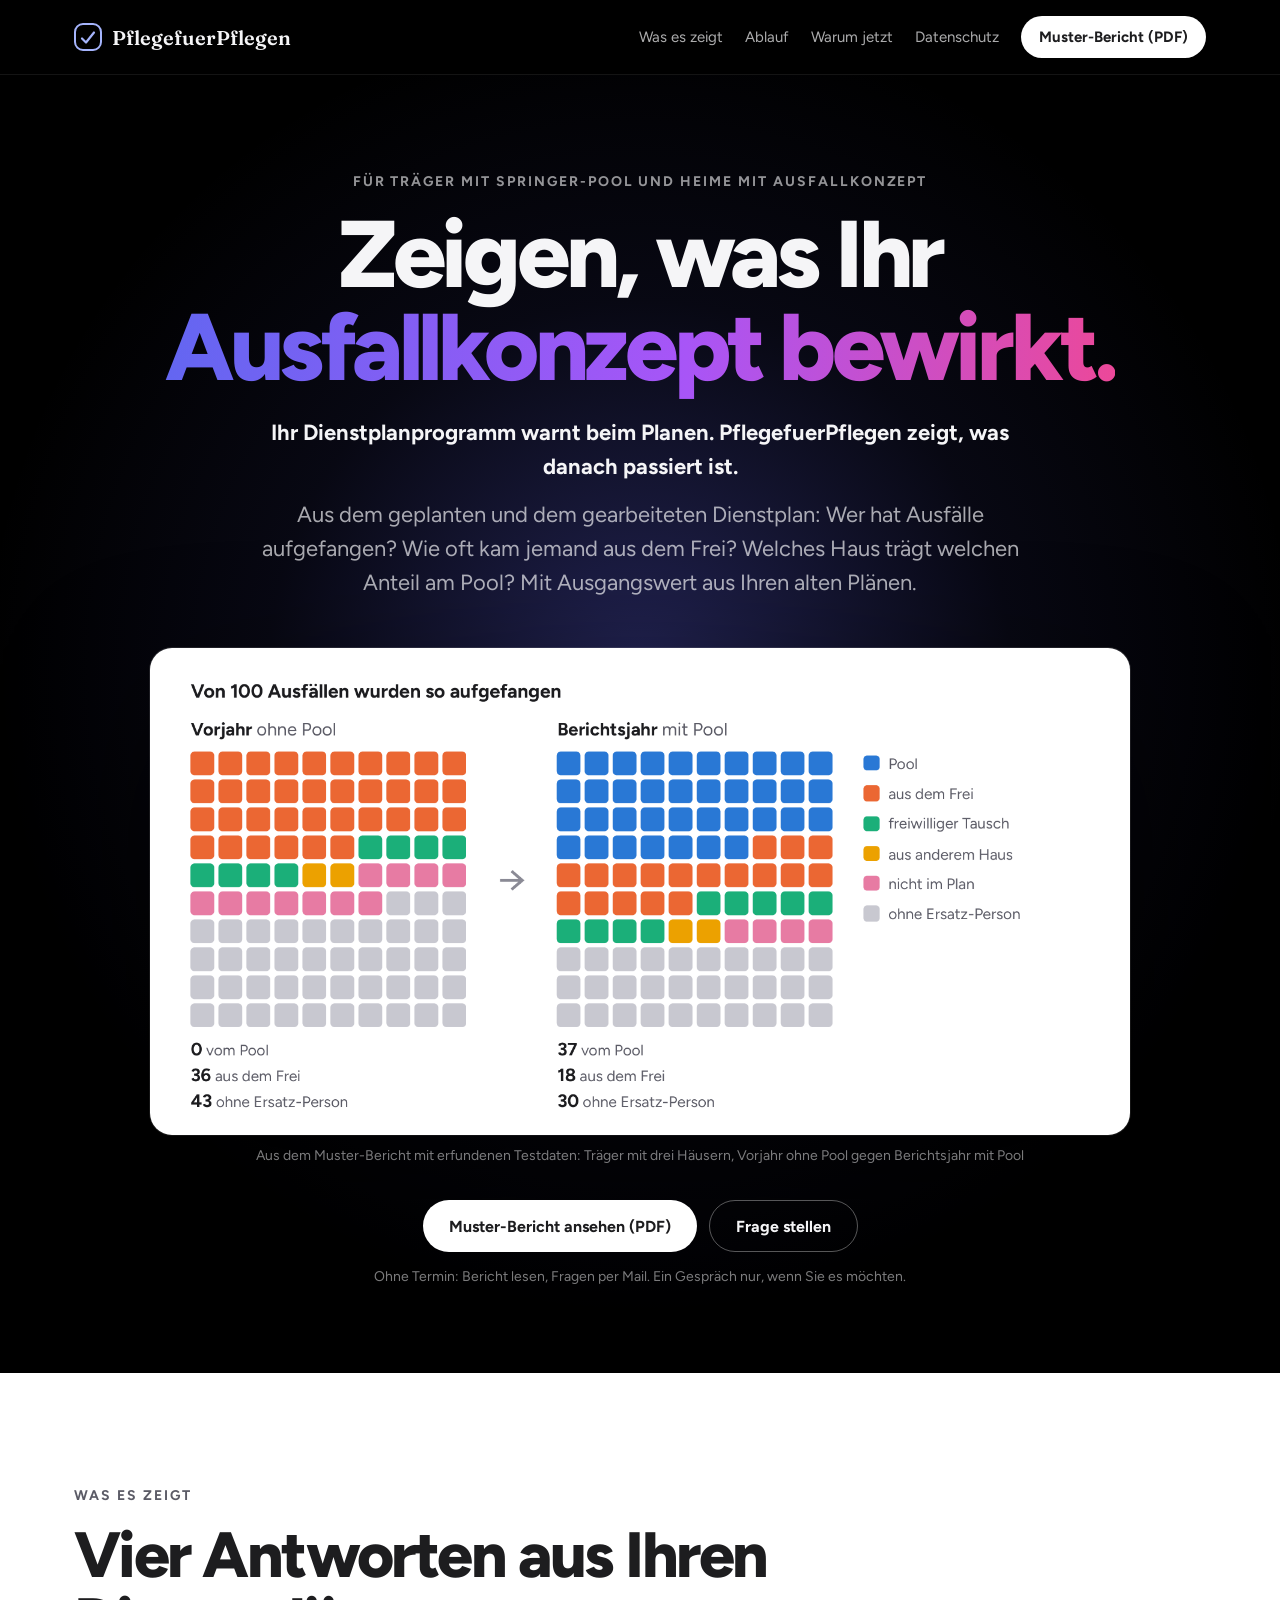
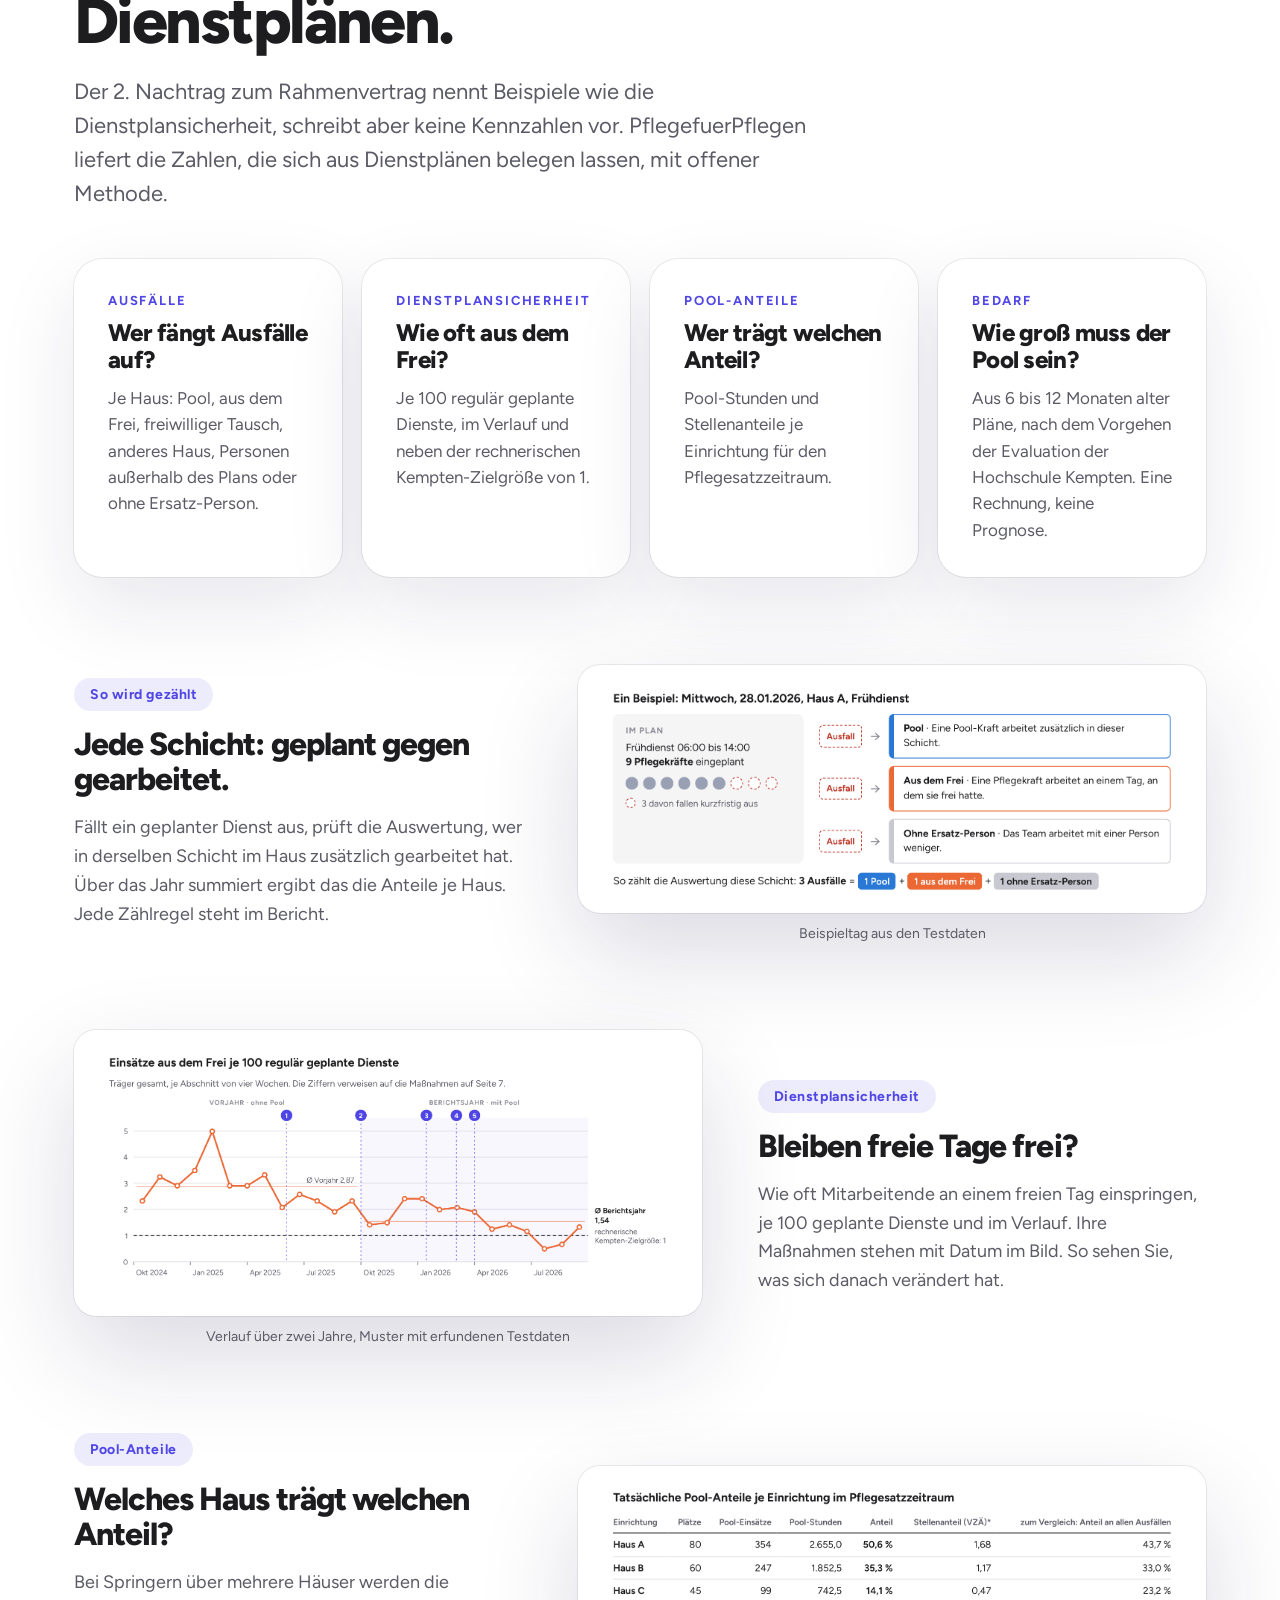
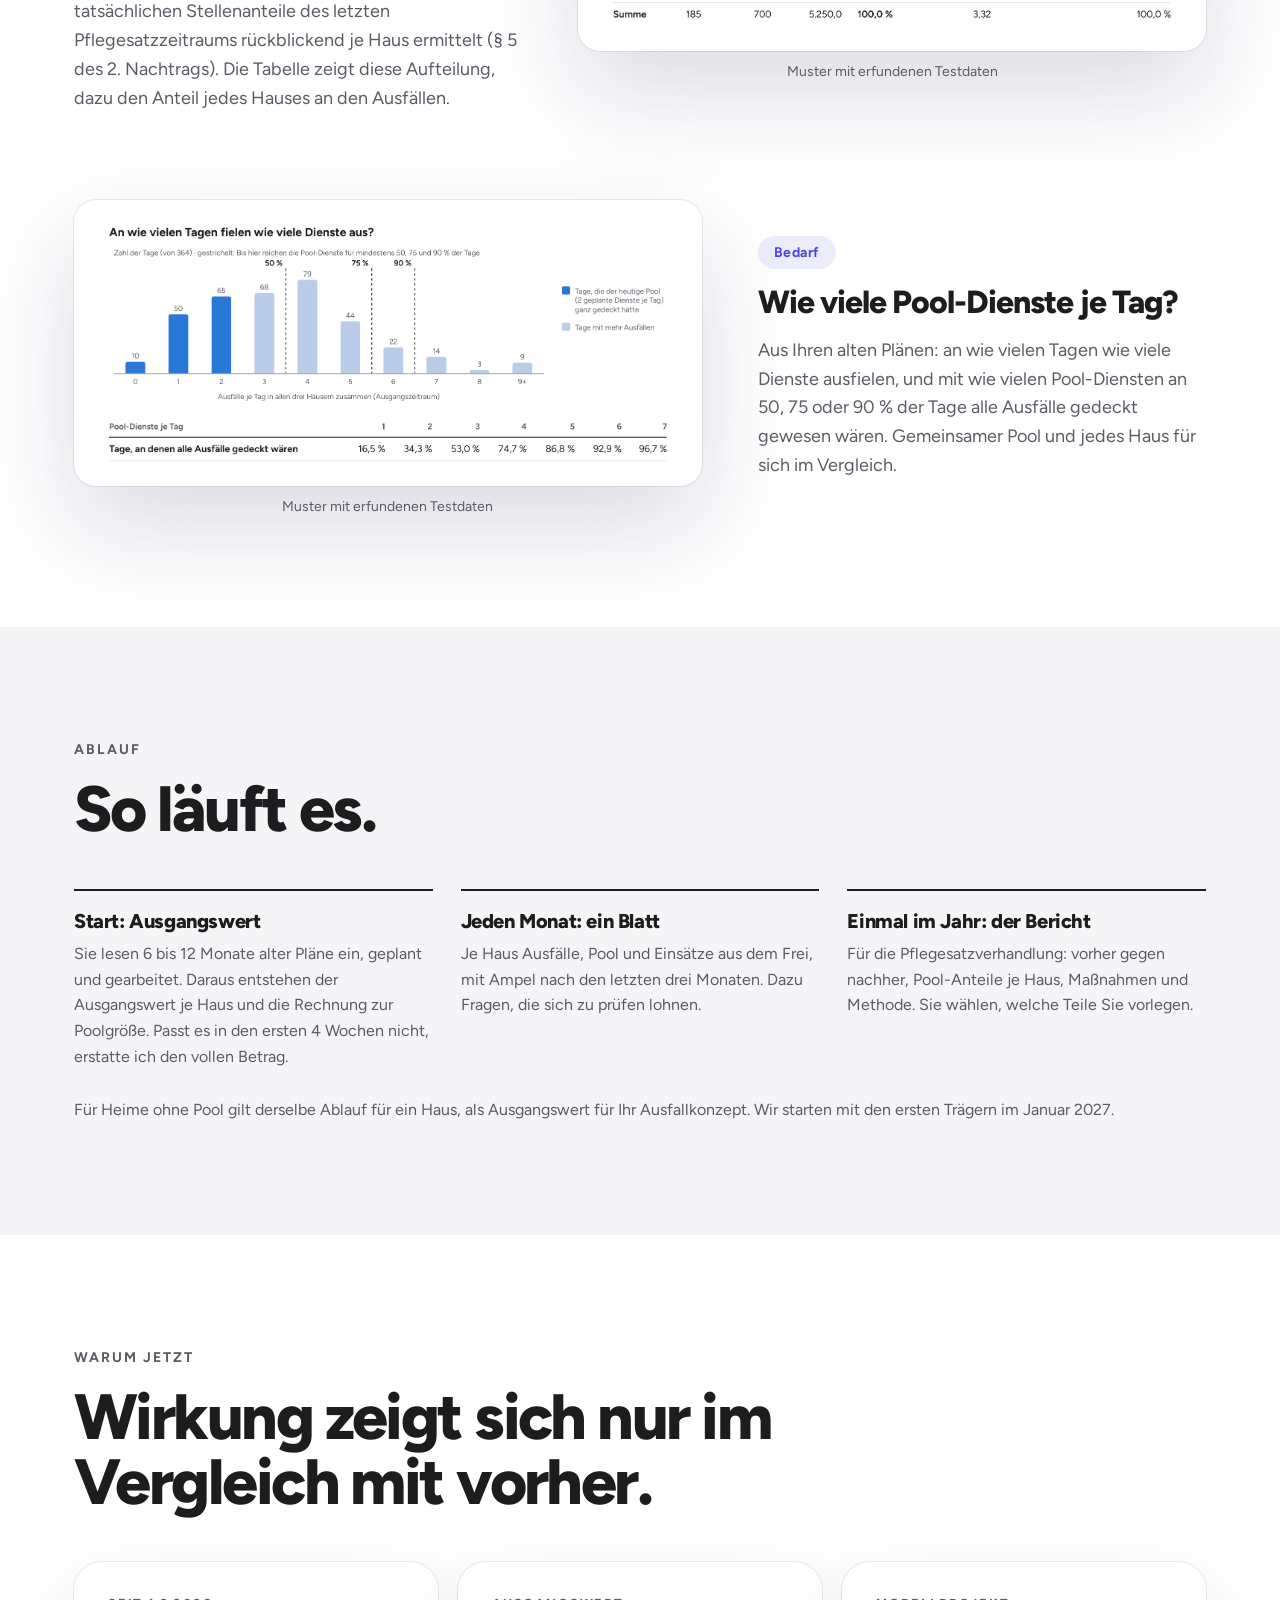
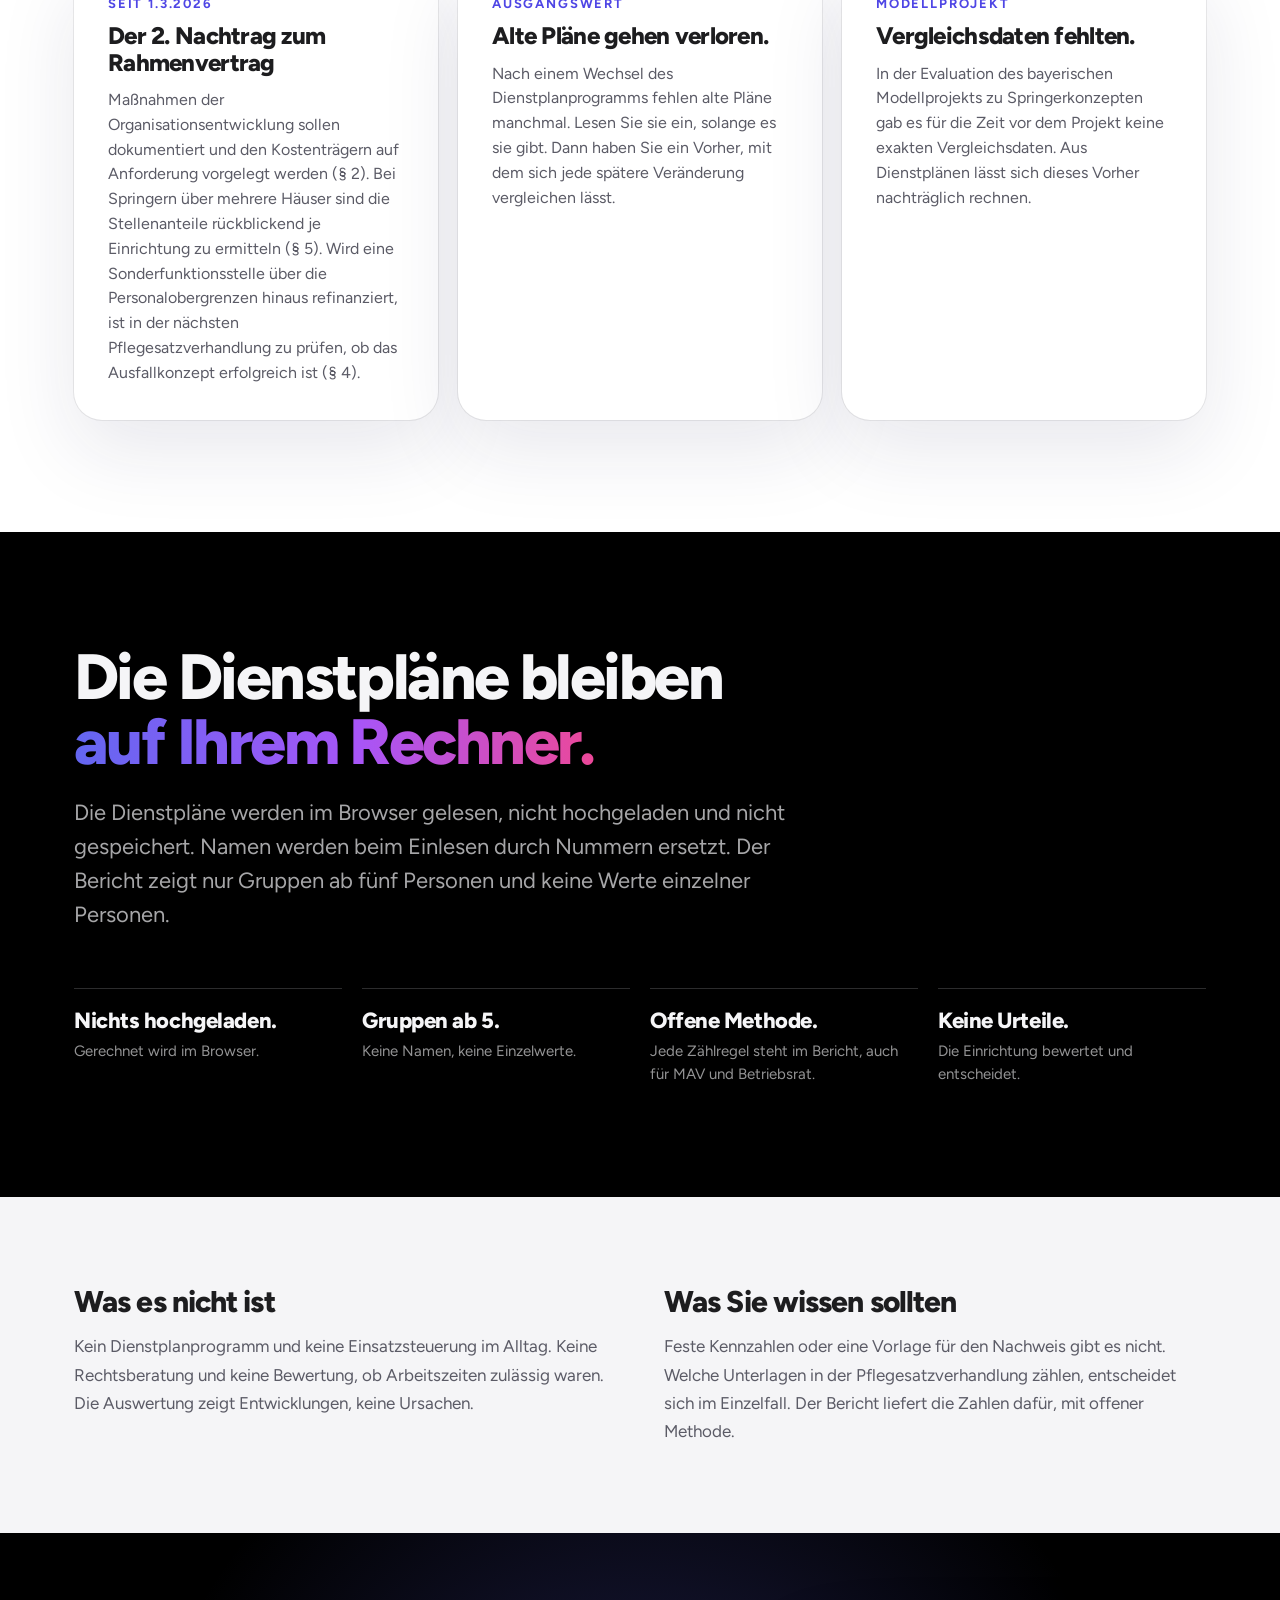
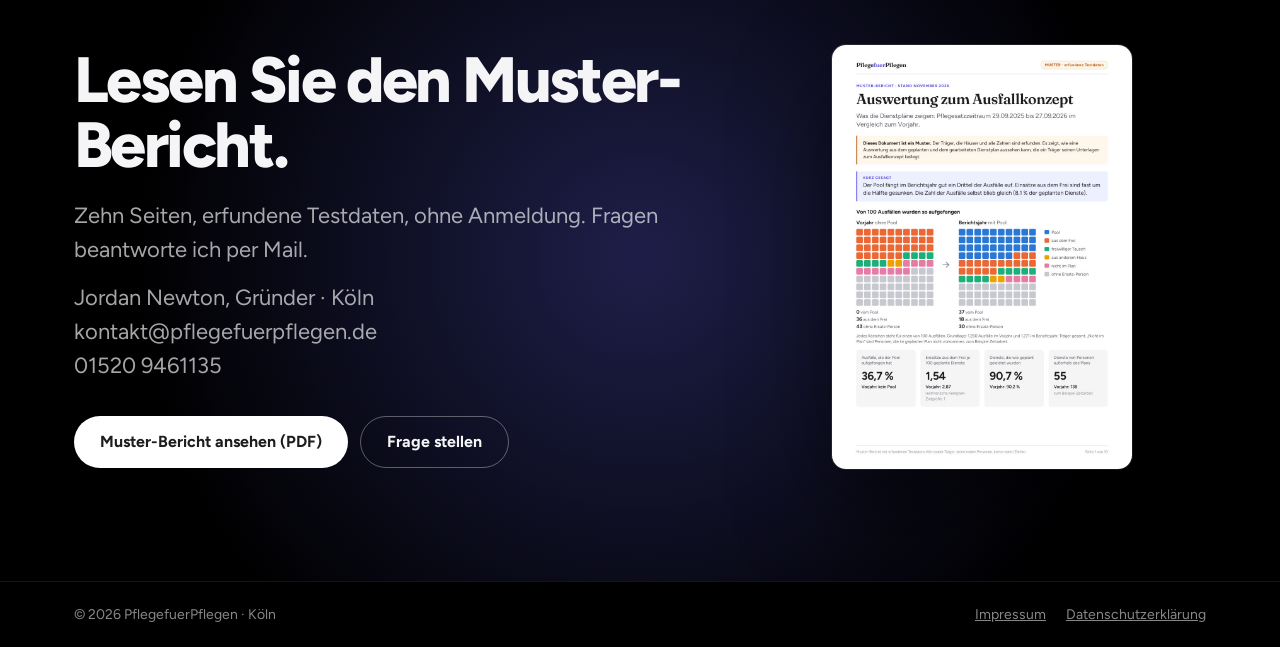
<file: index.html>
<!doctype html>
<html lang="de">
<head>
<meta charset="utf-8">
<meta name="viewport" content="width=device-width, initial-scale=1">
<title>PflegefuerPflegen – Auswertung zum Ausfallkonzept aus dem Dienstplan</title>
<meta name="description" content="PflegefuerPflegen wertet den geplanten und den gearbeiteten Dienstplan aus: Wer fängt Ausfälle auf, wie oft wird aus dem Frei geholt, welchen Pool-Anteil trägt jedes Haus. Für Träger mit Springer-Pool und Heime mit Ausfallkonzept.">
<style>
@font-face{font-family:Figtree;font-style:normal;font-weight:300 900;font-display:swap;src:url(assets/fonts/figtree-latin-wght-normal.woff2) format("woff2")}
@font-face{font-family:Fraunces;font-style:normal;font-weight:600;font-display:swap;src:url(assets/fonts/fraunces-latin-600-normal.woff2) format("woff2")}
</style>
<style>
:root{--ink:#1D1D1F;--sub:#5B5B66;--snow:#F5F5F7;--acc:#4F46E5;--acc-l:#A5B4FC;--warm:#B45309;--line:rgba(29,29,31,.08)}
*{box-sizing:border-box}
body{margin:0;background:#fff}
.p{overflow-x:clip;font-family:Figtree,ui-sans-serif,system-ui,sans-serif;color:var(--ink);-webkit-font-smoothing:antialiased}
.p a{color:inherit}
.p a:focus-visible{outline:3px solid #6366F1;outline-offset:3px;border-radius:12px}
.wrap{max-width:1180px;margin:0 auto;padding:0 24px}
.sec{padding:112px 0}
.dark{background:#000;color:var(--snow)}
.grey{background:var(--snow)}
.eyebrow{display:inline-flex;align-items:center;gap:12px;margin:0 0 18px;font-size:14px;font-weight:700;letter-spacing:.14em;text-transform:uppercase;color:var(--sub)}
.dark .eyebrow{color:rgba(245,245,247,.6)}
.h1{margin:0;font-weight:800;font-size:clamp(44px,7.4vw,100px);line-height:.98;letter-spacing:-.045em}
.h2{margin:0;font-weight:800;font-size:clamp(34px,5vw,64px);line-height:1.02;letter-spacing:-.04em}
.h3{margin:0;font-weight:800;font-size:clamp(24px,2.6vw,32px);line-height:1.1;letter-spacing:-.03em}
.h1,.h2,.h3{hyphens:manual;-webkit-hyphens:manual;overflow-wrap:break-word}
a.zoom{display:block;cursor:zoom-in}
.m-only{display:none}
.nw{white-space:nowrap}
.lead a{text-decoration:none}
.lead{margin:22px 0 0;font-size:clamp(18px,2vw,22px);line-height:1.55;color:var(--sub);max-width:760px}
.dark .lead{color:rgba(245,245,247,.68)}
.grad{background:linear-gradient(90deg,#6366F1 0%,#A855F7 55%,#EC4899 100%);-webkit-background-clip:text;background-clip:text;color:transparent}
.btn{display:inline-flex;align-items:center;min-height:52px;padding:0 26px;border-radius:999px;font-weight:700;font-size:16px;text-decoration:none}
.btn-w{background:#fff;color:var(--ink)!important}
.btn-o{border:1px solid rgba(245,245,247,.35);color:var(--snow)!important}
.btn-d{background:var(--ink);color:#fff!important}
.btn-l{border:1px solid rgba(29,29,31,.2);color:var(--ink)!important}
.shot{border-radius:22px;overflow:hidden;background:#fff;box-shadow:0 40px 100px rgba(30,27,75,.16),0 0 0 1px var(--line)}
.shot img{display:block;width:100%;height:auto}
.dark .shot{box-shadow:0 60px 140px rgba(0,0,0,.7),0 0 0 1px rgba(255,255,255,.12)}
.pad{padding:22px 26px}
.cap{margin:12px 0 0;font-size:14px;color:var(--sub);text-align:center}
.dark .cap{color:rgba(245,245,247,.5)}
.tag{font-size:13px;font-weight:700;letter-spacing:.14em;text-transform:uppercase;color:var(--acc)}
.card{background:#fff;border-radius:28px;padding:34px;box-shadow:0 30px 80px rgba(30,27,75,.10),0 0 0 1px var(--line)}
.card p{margin:12px 0 0;font-size:17px;line-height:1.55;color:var(--sub)}
.grid4{display:grid;grid-template-columns:repeat(4,1fr);gap:20px;margin-top:48px}
.step{display:grid;grid-template-columns:5fr 7fr;gap:56px;align-items:center;margin-top:88px}
.step.rev{grid-template-columns:7fr 5fr}
.step.rev .txt{order:2}
.step .txt p{margin:16px 0 0;font-size:18px;line-height:1.6;color:var(--sub)}
.pill{display:inline-block;margin-bottom:16px;padding:8px 16px;border-radius:999px;background:rgba(79,70,229,.1);color:var(--acc);font-weight:700;font-size:14px;letter-spacing:.04em}
.words{display:grid;grid-template-columns:repeat(4,1fr);gap:20px;margin-top:56px}
.words div{border-top:1px solid rgba(245,245,247,.18);padding-top:18px}
.words b{display:block;font-size:22px;font-weight:800;letter-spacing:-.02em}
.words span{display:block;margin-top:6px;font-size:15px;line-height:1.5;color:rgba(245,245,247,.6)}
.ol{display:grid;grid-template-columns:repeat(3,1fr);gap:28px;margin:48px 0 0;padding:0;list-style:none}
.ol li{border-top:2px solid var(--ink);padding-top:18px}
.ol b{display:block;font-size:20px;font-weight:800;letter-spacing:-.02em}
.ol span{display:block;margin-top:8px;font-size:16px;line-height:1.6;color:var(--sub)}
.why{display:grid;grid-template-columns:repeat(3,1fr);gap:20px;margin-top:48px}
.why .card p{font-size:16px}
.two{display:grid;grid-template-columns:1fr 1fr;gap:48px}
.two p{margin:14px 0 0;font-size:17px;line-height:1.65;color:var(--sub)}
.note{margin:28px 0 0;font-size:16px;line-height:1.6;color:var(--sub)}
.thumb{display:block;width:min(100%,300px);border-radius:14px;overflow:hidden;box-shadow:0 40px 90px rgba(0,0,0,.5),0 0 0 1px rgba(255,255,255,.12);margin:0 auto}
.thumb img{display:block;width:100%;height:auto}
.contact{display:grid;grid-template-columns:7fr 5fr;gap:56px;align-items:center;text-align:left}
@media (max-width:980px){.grid4{grid-template-columns:1fr 1fr}.why{grid-template-columns:1fr}}
@media (max-width:900px){
 .sec{padding:80px 0}
 .step,.step.rev{grid-template-columns:1fr;gap:28px;margin-top:64px}.step.rev .txt{order:0}
 .words{grid-template-columns:1fr 1fr}
 .ol,.two,.contact{grid-template-columns:1fr}
 .pad{padding:12px 12px}
}
@media (max-width:560px){
 .grid4,.words{grid-template-columns:1fr}.nav-l{display:none}.card{padding:26px}
 .m-only{display:inline}
 .brand span{font-size:17px!important}.brand{gap:8px!important}
 .hbtn{min-height:38px!important;padding:0 14px!important;font-size:14px!important}.hbtn .l{display:none}
}
@media (max-width:380px){.hwrap{column-gap:12px!important}.brand span{font-size:15px!important}}
</style>
</head>
<body>
<div class="p">

  <!-- Kopf -->
  <header class="dark" style="border-bottom: 1px solid rgba(255,255,255,0.08)">
    <div class="wrap hwrap" style="padding-top: 16px; padding-bottom: 16px; display: flex; flex-wrap: wrap; align-items: center; justify-content: space-between; gap: 12px 24px">
      <a class="brand" href="#start" style="display: flex; align-items: center; gap: 10px; text-decoration: none">
        <svg width="28" height="28" viewBox="0 0 28 28" fill="none" aria-hidden="true"><rect x="1" y="1" width="26" height="26" rx="8" stroke="#A5B4FC" stroke-width="2"/><path d="M8 15.5l4 4 8-10" stroke="#A5B4FC" stroke-width="2.2" stroke-linecap="round" stroke-linejoin="round"/></svg>
        <span style="font-family: Fraunces, Georgia, serif; font-weight: 600; font-size: 20px">PflegefuerPflegen</span>
      </a>
      <nav aria-label="Hauptmenü" style="display: flex; flex-wrap: wrap; align-items: center; gap: 4px 22px; font-size: 15px">
        <a class="nav-l" href="#zeigt" style="text-decoration: none; padding: 10px 0; color: rgba(245,245,247,0.7)">Was es zeigt</a>
        <a class="nav-l" href="#ablauf" style="text-decoration: none; padding: 10px 0; color: rgba(245,245,247,0.7)">Ablauf</a>
        <a class="nav-l" href="#warum" style="text-decoration: none; padding: 10px 0; color: rgba(245,245,247,0.7)">Warum jetzt</a>
        <a class="nav-l" href="#vertrauen" style="text-decoration: none; padding: 10px 0; color: rgba(245,245,247,0.7)">Datenschutz</a>
        <a class="btn btn-w hbtn" href="assets/beispiel-bericht.pdf" target="_blank" rel="noopener" style="min-height: 42px; padding: 0 18px; font-size: 15px"><span class="l">Muster-</span>Bericht (PDF)</a>
      </nav>
    </div>
  </header>

  <!-- Hero -->
  <section id="start" class="dark" style="position: relative; overflow: hidden">
    <div aria-hidden="true" style="position: absolute; left: 50%; top: 46%; width: 1500px; height: 1500px; margin: -750px 0 0 -750px; border-radius: 50%; background: radial-gradient(circle, rgba(99,102,241,0.34) 0%, rgba(99,102,241,0.08) 35%, rgba(99,102,241,0) 62%); pointer-events: none"></div>
    <div class="wrap" style="position: relative; padding-top: 96px; padding-bottom: 88px; text-align: center">
      <p class="eyebrow" style="justify-content: center">Für Träger mit Springer-Pool und Heime mit Ausfallkonzept</p>
      <h1 class="h1">Zeigen, was Ihr<br><span class="grad">Ausfallkonzept bewirkt.</span></h1>
      <p class="lead" style="margin-left: auto; margin-right: auto"><strong style="color: #F5F5F7">Ihr Dienstplanprogramm warnt beim Planen. PflegefuerPflegen zeigt, was danach passiert ist.</strong></p>
      <p class="lead" style="margin: 14px auto 0">Aus dem geplanten und dem gearbeiteten Dienstplan: Wer hat Ausfälle aufgefangen? Wie oft kam jemand aus dem Frei? Welches Haus trägt welchen Anteil am Pool? Mit Ausgangswert aus Ihren alten Plänen.</p>
      <div class="shot pad" style="margin: 48px auto 0; max-width: 980px">
        <a class="zoom" href="assets/muster-100-ausfaelle.png" target="_blank" rel="noopener"><img src="assets/muster-100-ausfaelle.png" width="1545" height="738" alt="Von 100 Ausfällen: im Vorjahr ohne Pool kam bei 36 jemand aus dem Frei und 43 blieben ohne Ersatz-Person; im Berichtsjahr fing der Pool 37 auf, 18 kamen aus dem Frei, 30 blieben ohne Ersatz-Person. Muster mit erfundenen Testdaten"></a>
      </div>
      <p class="cap">Aus dem Muster-Bericht mit erfundenen Testdaten: Träger mit drei Häusern, Vorjahr ohne Pool gegen Berichtsjahr mit Pool<span class="m-only"> · Tippen zum Vergrößern</span></p>
      <div style="margin-top: 36px; display: flex; flex-wrap: wrap; justify-content: center; gap: 12px">
        <a class="btn btn-w" href="assets/beispiel-bericht.pdf" target="_blank" rel="noopener">Muster-Bericht ansehen (PDF)</a>
        <a class="btn btn-o" href="mailto:kontakt@pflegefuerpflegen.de?subject=Frage%20zu%20PflegefuerPflegen">Frage stellen</a>
      </div>
      <p style="margin: 16px 0 0; font-size: 14px; color: rgba(245,245,247,0.5)">Ohne Termin: Bericht lesen, Fragen per Mail. Ein Gespräch nur, wenn Sie es möchten.</p>
    </div>
  </section>

  <!-- Was es zeigt -->
  <section id="zeigt" class="sec">
    <div class="wrap">
      <p class="eyebrow">Was es zeigt</p>
      <h2 class="h2" style="max-width: 900px">Vier Antworten aus Ihren Dienstplänen.</h2>
      <p class="lead">Der 2. Nachtrag zum Rahmenvertrag nennt Beispiele wie die Dienstplansicherheit, schreibt aber keine Kennzahlen vor. PflegefuerPflegen liefert die Zahlen, die sich aus Dienstplänen belegen lassen, mit offener Methode.</p>
      <div class="grid4">
        <div class="card">
          <div class="tag">Ausfälle</div>
          <div class="h3" style="margin-top: 12px; font-size: 24px">Wer fängt Ausfälle auf?</div>
          <p>Je Haus: Pool, aus dem Frei, freiwilliger Tausch, anderes Haus, Personen außerhalb des Plans oder ohne Ersatz-Person.</p>
        </div>
        <div class="card">
          <div class="tag">Dienstplansicherheit</div>
          <div class="h3" style="margin-top: 12px; font-size: 24px">Wie oft aus dem Frei?</div>
          <p>Je 100 regulär geplante Dienste, im Verlauf und neben der rechnerischen Kempten-Zielgröße von 1.</p>
        </div>
        <div class="card">
          <div class="tag">Pool-Anteile</div>
          <div class="h3" style="margin-top: 12px; font-size: 24px">Wer trägt welchen Anteil?</div>
          <p>Pool-Stunden und Stellenanteile je Einrichtung für den Pflegesatzzeitraum.</p>
        </div>
        <div class="card">
          <div class="tag">Bedarf</div>
          <div class="h3" style="margin-top: 12px; font-size: 24px">Wie groß muss der Pool sein?</div>
          <p>Aus 6 bis 12 Monaten alter Pläne, nach dem Vorgehen der Evaluation der Hochschule Kempten. Eine Rechnung, keine Prognose.</p>
        </div>
      </div>

      <div class="step">
        <div class="txt">
          <span class="pill">So wird gezählt</span>
          <h3 class="h3">Jede Schicht: geplant gegen gearbeitet.</h3>
          <p>Fällt ein geplanter Dienst aus, prüft die Auswertung, wer in derselben Schicht im Haus zusätzlich gearbeitet hat. Über das Jahr summiert ergibt das die Anteile je Haus. Jede Zählregel steht im Bericht.</p>
        </div>
        <div><div class="shot pad"><a class="zoom" href="assets/muster-beispieltag.png" target="_blank" rel="noopener"><img src="assets/muster-beispieltag.png" width="1545" height="546" loading="lazy" alt="Beispiel aus den Testdaten: Frühdienst mit 9 eingeplanten Pflegekräften, 3 fallen aus. Einen Ausfall fängt der Pool auf, für einen kommt jemand aus dem Frei, einer bleibt ohne Ersatz-Person"></a></div><p class="cap">Beispieltag aus den Testdaten<span class="m-only"> · Tippen zum Vergrößern</span></p></div>
      </div>

      <div class="step rev">
        <div class="txt">
          <span class="pill">Dienstplansicherheit</span>
          <h3 class="h3">Bleiben freie Tage frei?</h3>
          <p>Wie oft Mitarbeitende an einem freien Tag einspringen, je 100 geplante Dienste und im Verlauf. Ihre Maßnahmen stehen mit Datum im Bild. So sehen Sie, was sich danach verändert hat.</p>
        </div>
        <div><div class="shot pad"><a class="zoom" href="assets/muster-aus-dem-frei.png" target="_blank" rel="noopener"><img src="assets/muster-aus-dem-frei.png" width="1545" height="651" loading="lazy" alt="Verlauf der Einsätze aus dem Frei je 100 geplante Dienste über zwei Jahre, mit Maßnahmen als nummerierte Marken und der rechnerischen Kempten-Zielgröße von 1. Muster mit erfundenen Testdaten"></a></div><p class="cap">Verlauf über zwei Jahre, Muster mit erfundenen Testdaten<span class="m-only"> · Tippen zum Vergrößern</span></p></div>
      </div>

      <div class="step">
        <div class="txt">
          <span class="pill">Pool-Anteile</span>
          <h3 class="h3">Welches Haus trägt welchen Anteil?</h3>
          <p>Bei Springern über mehrere Häuser werden die tatsächlichen Stellenanteile des letzten Pflegesatzzeitraums rückblickend je Haus ermittelt (§ 5 des 2. Nachtrags). Die Tabelle zeigt diese Aufteilung, dazu den Anteil jedes Hauses an den Ausfällen.</p>
        </div>
        <div><div class="shot pad"><a class="zoom" href="assets/muster-pool-anteile.png" target="_blank" rel="noopener"><img src="assets/muster-pool-anteile.png" width="1545" height="378" loading="lazy" alt="Tabelle der Pool-Anteile je Einrichtung: Plätze, Pool-Einsätze, Pool-Stunden, Anteil, Stellenanteil und Anteil an allen Ausfällen. Muster mit erfundenen Testdaten"></a></div><p class="cap">Muster mit erfundenen Testdaten<span class="m-only"> · Tippen zum Vergrößern</span></p></div>
      </div>

      <div class="step rev">
        <div class="txt">
          <span class="pill">Bedarf</span>
          <h3 class="h3">Wie viele Pool-Dienste je Tag?</h3>
          <p>Aus Ihren alten Plänen: an wie vielen Tagen wie viele Dienste ausfielen, und mit wie vielen Pool-Diensten an 50, 75 oder 90 % der Tage alle Ausfälle gedeckt gewesen wären. Gemeinsamer Pool und jedes Haus für sich im Vergleich.</p>
        </div>
        <div><div class="shot pad"><a class="zoom" href="assets/muster-poolgroesse.png" target="_blank" rel="noopener"><img src="assets/muster-poolgroesse.png" width="1545" height="648" loading="lazy" alt="Verteilung der Ausfälle je Tag im Ausgangszeitraum mit Markierungen für 50, 75 und 90 Prozent der Tage und einer Tabelle, an wie vielen Tagen 1 bis 7 Pool-Dienste gereicht hätten. Muster mit erfundenen Testdaten"></a></div><p class="cap">Muster mit erfundenen Testdaten<span class="m-only"> · Tippen zum Vergrößern</span></p></div>
      </div>
    </div>
  </section>

  <!-- Ablauf -->
  <section id="ablauf" class="sec grey">
    <div class="wrap">
      <p class="eyebrow">Ablauf</p>
      <h2 class="h2">So läuft es.</h2>
      <ol class="ol">
        <li><b>Start: Ausgangswert</b><span>Sie lesen 6 bis 12 Monate alter Pläne ein, geplant und gearbeitet. Daraus entstehen der Ausgangswert je Haus und die Rechnung zur Poolgröße. Passt es in den ersten 4 Wochen nicht, erstatte ich den vollen Betrag.</span></li>
        <li><b>Jeden Monat: ein Blatt</b><span>Je Haus Ausfälle, Pool und Einsätze aus dem Frei, mit Ampel nach den letzten drei Monaten. Dazu Fragen, die sich zu prüfen lohnen.</span></li>
        <li><b>Einmal im Jahr: der Bericht</b><span>Für die Pflegesatzverhandlung: vorher gegen nachher, Pool-Anteile je Haus, Maßnahmen und Methode. Sie wählen, welche Teile Sie vorlegen.</span></li>
      </ol>
      <p class="note">Für Heime ohne Pool gilt derselbe Ablauf für ein Haus, als Ausgangswert für Ihr Ausfallkonzept. Wir starten mit den ersten Trägern im Januar 2027.</p>
    </div>
  </section>

  <!-- Warum jetzt -->
  <section id="warum" class="sec">
    <div class="wrap">
      <p class="eyebrow">Warum jetzt</p>
      <h2 class="h2" style="max-width: 900px">Wirkung zeigt sich nur im Vergleich mit vorher.</h2>
      <div class="why">
        <div class="card">
          <div class="tag">Seit 1.3.2026</div>
          <div class="h3" style="margin-top: 12px; font-size: 24px">Der 2. Nachtrag zum Rahmenvertrag</div>
          <p>Maßnahmen der Organisationsentwicklung sollen dokumentiert und den Kostenträgern auf Anforderung vorgelegt werden (§ 2). Bei Springern über mehrere Häuser sind die Stellenanteile rückblickend je Einrichtung zu ermitteln (§ 5). Wird eine Sonderfunktionsstelle über die Personalobergrenzen hinaus refinanziert, ist in der nächsten Pflegesatzverhandlung zu prüfen, ob das Ausfallkonzept erfolgreich ist (§ 4).</p>
        </div>
        <div class="card">
          <div class="tag">Ausgangswert</div>
          <div class="h3" style="margin-top: 12px; font-size: 24px">Alte Pläne gehen verloren.</div>
          <p>Nach einem Wechsel des Dienstplanprogramms fehlen alte Pläne manchmal. Lesen Sie sie ein, solange es sie gibt. Dann haben Sie ein Vorher, mit dem sich jede spätere Veränderung vergleichen lässt.</p>
        </div>
        <div class="card">
          <div class="tag">Modellprojekt</div>
          <div class="h3" style="margin-top: 12px; font-size: 24px">Vergleichsdaten fehlten.</div>
          <p>In der Evaluation des bayerischen Modellprojekts zu Springerkonzepten gab es für die Zeit vor dem Projekt keine exakten Vergleichsdaten. Aus Dienstplänen lässt sich dieses Vorher nachträglich rechnen.</p>
        </div>
      </div>
    </div>
  </section>

  <!-- Vertrauen -->
  <section id="vertrauen" class="sec dark">
    <div class="wrap">
      <h2 class="h2" style="max-width: 900px">Die Dienstpläne bleiben<br><span class="grad">auf Ihrem Rechner.</span></h2>
      <p class="lead">Die Dienstpläne werden im Browser gelesen, nicht hochgeladen und nicht gespeichert. Namen werden beim Einlesen durch Nummern ersetzt. Der Bericht zeigt nur Gruppen ab fünf Personen und keine Werte einzelner Personen.</p>
      <div class="words">
        <div><b>Nichts hochgeladen.</b><span>Gerechnet wird im Browser.</span></div>
        <div><b>Gruppen ab 5.</b><span>Keine Namen, keine Einzelwerte.</span></div>
        <div><b>Offene Methode.</b><span>Jede Zählregel steht im Bericht, auch für MAV und Betriebsrat.</span></div>
        <div><b>Keine Urteile.</b><span>Die Einrichtung bewertet und entscheidet.</span></div>
      </div>
    </div>
  </section>

  <!-- Grenzen -->
  <section class="grey" style="padding: 88px 0">
    <div class="wrap two">
      <div>
        <h3 class="h3" style="font-size: 30px">Was es nicht ist</h3>
        <p>Kein Dienstplanprogramm und keine Einsatzsteuerung im Alltag. Keine Rechtsberatung und keine Bewertung, ob Arbeitszeiten zulässig waren. Die Auswertung zeigt Entwicklungen, keine Ursachen.</p>
      </div>
      <div>
        <h3 class="h3" style="font-size: 30px">Was Sie wissen sollten</h3>
        <p>Feste Kennzahlen oder eine Vorlage für den Nachweis gibt es nicht. Welche Unterlagen in der Pflegesatzverhandlung zählen, entscheidet sich im Einzelfall. Der Bericht liefert die Zahlen dafür, mit offener Methode.</p>
      </div>
    </div>
  </section>

  <!-- Kontakt -->
  <section id="kontakt" class="dark" style="position: relative; overflow: hidden; padding: 112px 0">
    <div aria-hidden="true" style="position: absolute; left: 50%; top: 50%; width: 1200px; height: 1200px; margin: -600px 0 0 -600px; border-radius: 50%; background: radial-gradient(circle, rgba(99,102,241,0.30) 0%, rgba(99,102,241,0) 60%); pointer-events: none"></div>
    <div class="wrap contact" style="position: relative">
      <div>
        <h2 class="h2">Lesen Sie den Muster-Bericht.</h2>
        <p class="lead">Zehn Seiten, erfundene Testdaten, ohne Anmeldung. Fragen beantworte ich per Mail.</p>
        <p class="lead" style="margin-top: 14px">Jordan Newton, Gründer · Köln<br><a class="nw" href="mailto:kontakt@pflegefuerpflegen.de">kontakt@pflegefuerpflegen.de</a><br><a class="nw" href="tel:+4915209461135">01520 9461135</a></p>
        <div style="margin-top: 32px; display: flex; flex-wrap: wrap; gap: 12px">
          <a class="btn btn-w" href="assets/beispiel-bericht.pdf" target="_blank" rel="noopener">Muster-Bericht ansehen (PDF)</a>
          <a class="btn btn-o" href="mailto:kontakt@pflegefuerpflegen.de?subject=Frage%20zu%20PflegefuerPflegen">Frage stellen</a>
        </div>
      </div>
      <a class="thumb" href="assets/beispiel-bericht.pdf" target="_blank" rel="noopener" aria-label="Muster-Bericht öffnen (PDF)"><img src="assets/muster-bericht-seite1.jpg" width="952" height="1348" loading="lazy" alt="Erste Seite des Muster-Berichts: Auswertung zum Ausfallkonzept"></a>
    </div>
  </section>

  <footer style="background: #000; color: rgba(245,245,247,0.55); border-top: 1px solid rgba(255,255,255,0.08)">
    <div class="wrap" style="padding-top: 24px; padding-bottom: 24px; display: flex; flex-wrap: wrap; gap: 8px 24px; justify-content: space-between; font-size: 14px">
      <span>© 2026 PflegefuerPflegen · Köln</span>
      <span style="display: flex; gap: 20px"><a href="impressum.html">Impressum</a><a href="datenschutz.html">Datenschutzerklärung</a></span>
    </div>
  </footer>
</div>
</body>
</html>
</file>
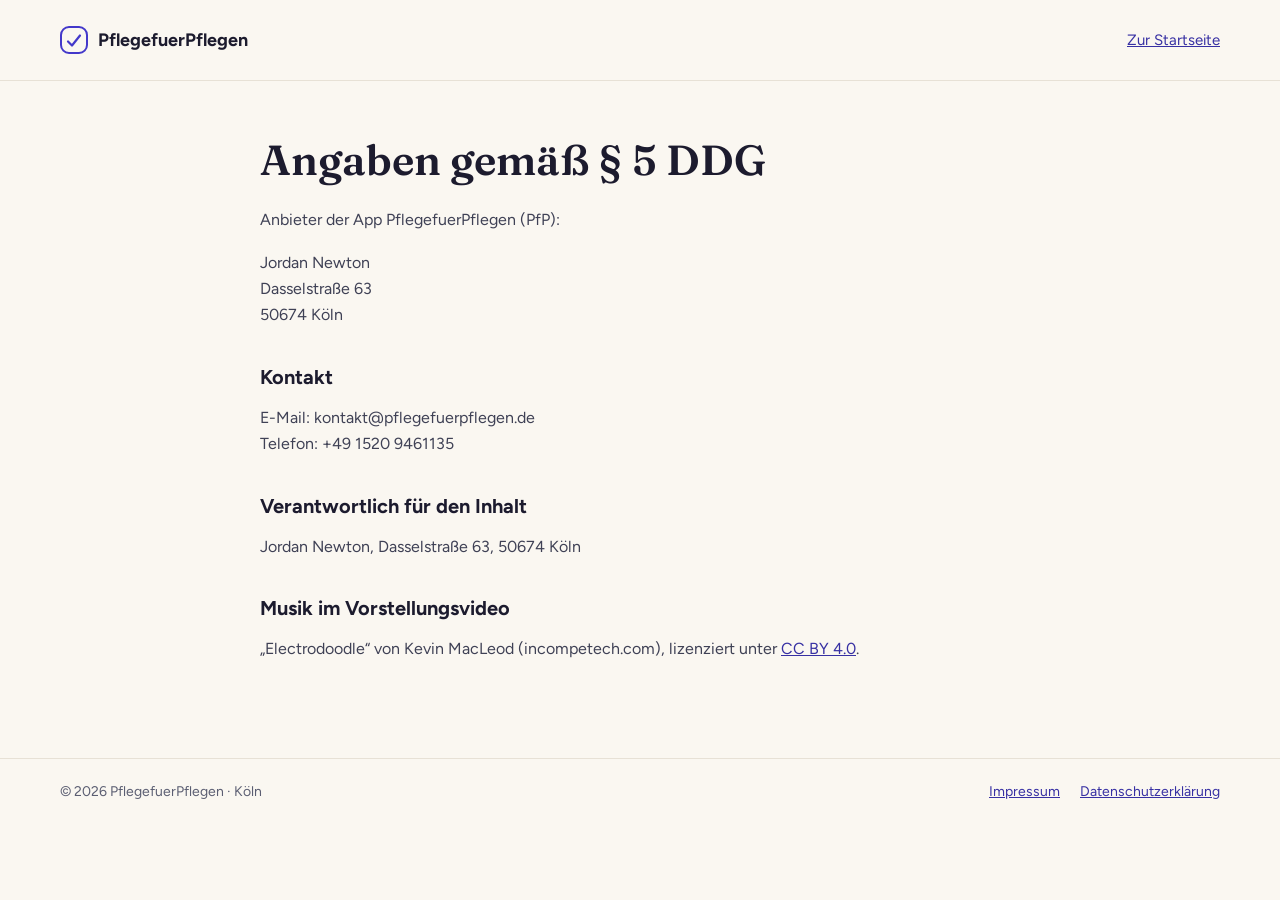
<file: impressum.html>
<!doctype html>
<html lang="de">
<head>
<meta charset="utf-8">
<meta name="viewport" content="width=device-width, initial-scale=1">
<title>Impressum – PflegefuerPflegen</title>
<meta name="description" content="Impressum von PflegefuerPflegen.">
<style>
@font-face{font-family:Figtree;font-style:normal;font-weight:300 900;font-display:swap;src:url(assets/fonts/figtree-latin-wght-normal.woff2) format("woff2")}
@font-face{font-family:Fraunces;font-style:normal;font-weight:600;font-display:swap;src:url(assets/fonts/fraunces-latin-600-normal.woff2) format("woff2")}
</style>
<style>
body{margin:0;background:#FAF7F1}
a{color:#3730A3}a:hover{color:#1E1B4B}
a:focus-visible{outline:3px solid #6366F1;outline-offset:3px;border-radius:8px}
.legal h1{font-family:Fraunces,Georgia,serif;font-weight:600;font-size:clamp(30px,4vw,42px);line-height:1.1;margin:0 0 24px}
.legal h2{font-size:20px;margin:36px 0 8px}
.legal h3{font-size:17px;margin:22px 0 6px}
.legal p,.legal li{font-size:16px;line-height:1.65;color:#3F4155}
.legal ul{padding-left:22px}
.legal table{border-collapse:collapse;width:100%;font-size:15px}
.legal td,.legal th{border:1px solid #E7E1D6;padding:8px;text-align:left;vertical-align:top}
.legal nav{background:#FFFFFF;border:1px solid #E7E1D6;border-radius:16px;padding:16px 20px;margin:20px 0}
.legal nav ul{list-style:none;padding:0;margin:0}
</style>
</head>
<body>
<div style="font-family: Figtree, ui-sans-serif, system-ui, sans-serif; color: #1C1B2E; background: #FAF7F1; min-height: 100vh">
  <header style="border-bottom: 1px solid #E7E1D6">
    <div style="max-width: 1160px; margin: 0 auto; padding: 18px 24px; display: flex; flex-wrap: wrap; align-items: center; justify-content: space-between; gap: 12px">
      <a href="index.html" style="display: flex; align-items: center; gap: 10px; text-decoration: none; color: #1C1B2E; min-height: 44px">
        <svg width="28" height="28" viewBox="0 0 28 28" fill="none" aria-hidden="true"><rect x="1" y="1" width="26" height="26" rx="8" stroke="#4338CA" stroke-width="2"/><path d="M8 15.5l4 4 8-10" stroke="#4338CA" stroke-width="2.2" stroke-linecap="round" stroke-linejoin="round"/></svg>
        <span style="font-weight: 700; font-size: 18px">PflegefuerPflegen</span>
      </a>
      <a href="index.html" style="display: inline-flex; align-items: center; min-height: 44px; font-size: 15px">Zur Startseite</a>
    </div>
  </header>
  <div class="legal" style="max-width: 760px; margin: 0 auto; padding: 56px 24px 80px">
<h1>Angaben gemäß § 5 DDG</h1><section><p>Anbieter der App PflegefuerPflegen (PfP):</p><p>Jordan Newton<br/>Dasselstraße 63<br/>50674 Köln</p></section><section><h2>Kontakt</h2><p>E-Mail: kontakt@pflegefuerpflegen.de<br/>Telefon: +49 1520 9461135</p></section><section><h2>Verantwortlich für den Inhalt</h2><p>Jordan Newton, Dasselstraße 63, 50674 Köln</p></section><section><h2>Musik im Vorstellungsvideo</h2><p>„Electrodoodle“ von Kevin MacLeod (incompetech.com), lizenziert unter <a href="https://creativecommons.org/licenses/by/4.0/" target="_blank" rel="noopener noreferrer">CC BY 4.0</a>.</p></section>
  </div>
  <footer style="border-top: 1px solid #E7E1D6">
    <div style="max-width: 1160px; margin: 0 auto; padding: 24px; display: flex; flex-wrap: wrap; gap: 8px 24px; justify-content: space-between; font-size: 14px; color: #5B5E72">
      <span>© 2026 PflegefuerPflegen · Köln</span>
      <span style="display: flex; gap: 20px"><a href="impressum.html">Impressum</a><a href="datenschutz.html">Datenschutzerklärung</a></span>
    </div>
  </footer>
</div>
</body>
</html>
</file>
